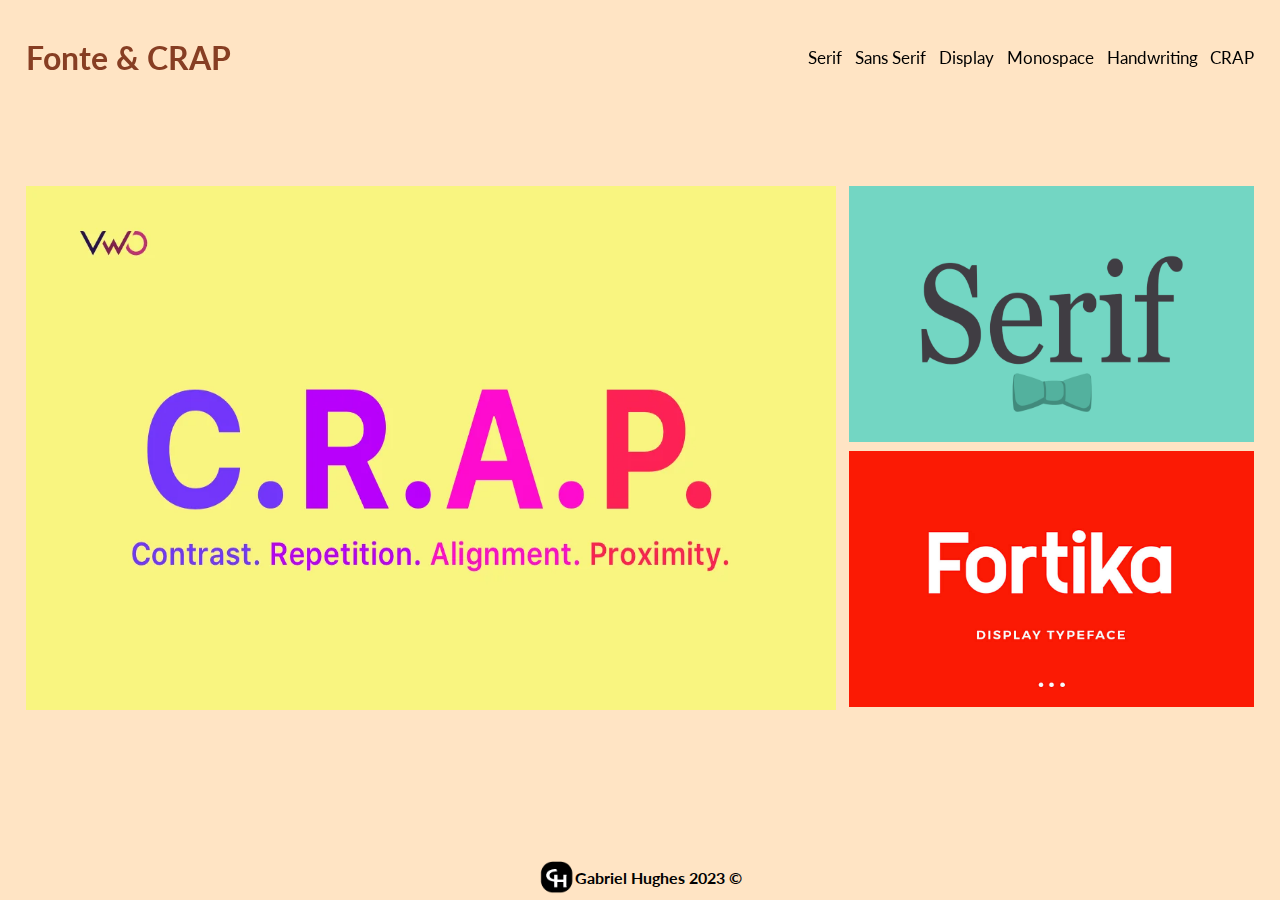
<file: index.html>
<!DOCTYPE html>
<html lang="en">
<head>
    <meta charset="UTF-8">
    <meta name="viewport" content="width=device-width, initial-scale=1.0">
    <link href="./css/style.css" rel="stylesheet">
    <link href="./css/hamburger.css" rel="stylesheet">
    <title>Fonte & CRAP</title>
</head>
<body>
        <div class="header">
            <a href="index.html" class="link"><h1 class="active-index index-title">Fonte & CRAP</h1></a>
            <div class="menu-group">
                <a href="serif.html" class="menu-item">Serif</a>
                <a href="sans-serif.html" class="menu-item">Sans Serif</a>
                <a href="display.html" class="menu-item">Display</a>
                <a href="monospace.html"  class="menu-item">Monospace</a>
                <a href="handwriting.html"class="menu-item">Handwriting</a>
                <a href="CRAP.html" class="menu-item">CRAP</a>
            </div>
            <nav role="navigation">
                <div id="menuToggle">
                    <input type="checkbox"/>
                    <span></span>
                    <span></span>
                    <span></span>
                    <ul id="menu">
                        <a href="serif.html" class="burger-item"><li>Serif</li></a>
                        <a href="sans-serif.html" class="burger-item"><li>Sans Serif</li></a>
                        <a href="display.html" class="burger-item"><li>Display</li></a>
                        <a href="monospace.html" class="burger-item"><li>Monospace</li></a>
                        <a href="handwriting.html" class="burger-item"><li>Handwriting</li></a>
                        <a href="CRAP.html" class="burger-item"><li>CRAP</li></a>
                    </ul>
                </div>
            </nav>
            
        </div>
        
        <div id="content-index" class="middle-index">  
            <div id="index-left">
                <div> 
                    <a href="CRAP.html"> <img src="images/CRAP.png" class="pic-long"></a>
                </div>
            </div>
            <div id="index-right">
                <div>
                    <a href="serif.html"> <img src="images/Serif.png" class="pic-sm"></a>
                </div>
                <div> 
                    <a href="display.html"> <img src="images/display-typeface.png" class="pic-sm"></a>
                </div>
            </div> 
        </div>
        <div class="footer">
            <img src="images/PP.png" class="logo">
            <h4>Gabriel Hughes 2023 &copy;</h4>
        </div>
    
</body>
</html>
</file>
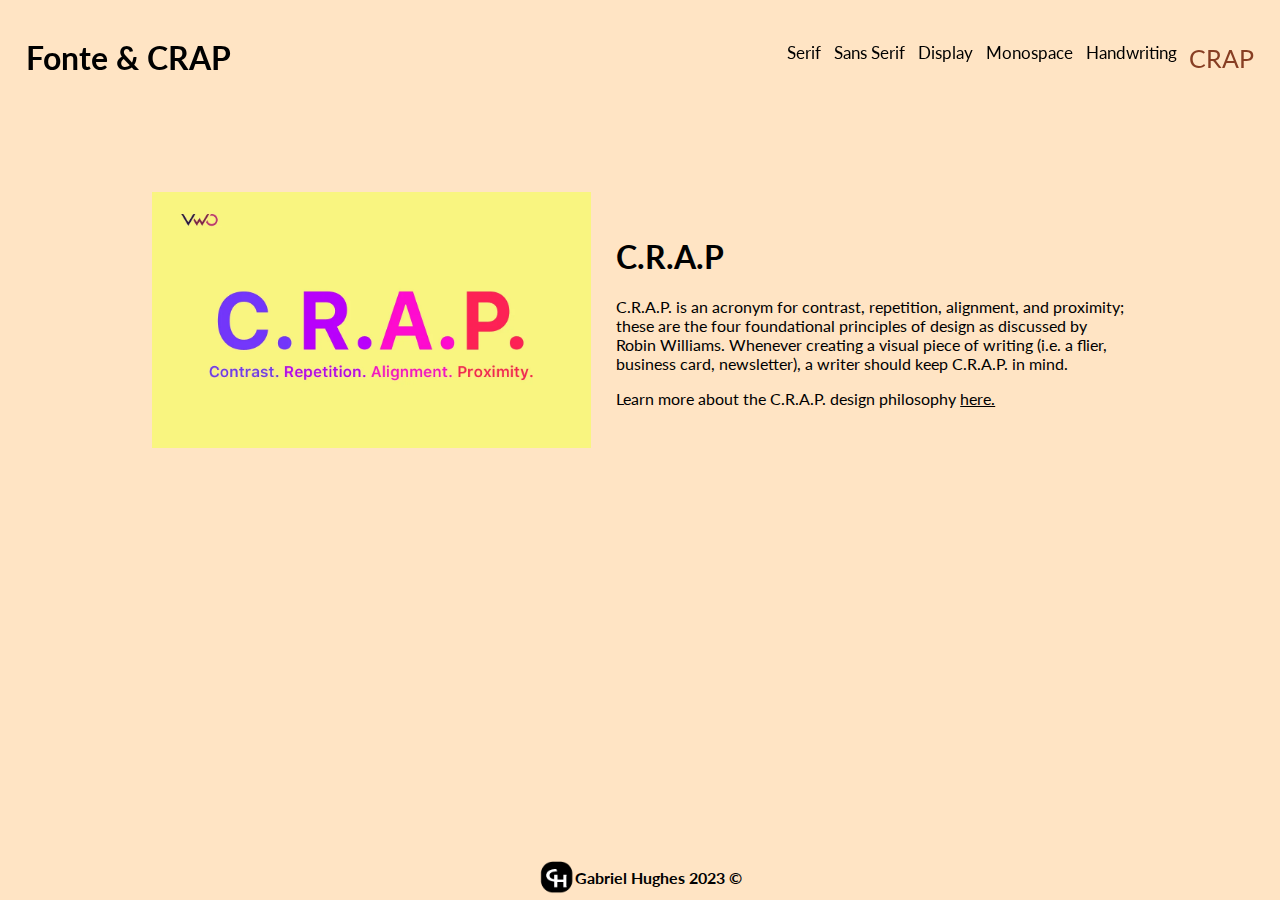
<file: CRAP.html>
<!DOCTYPE html>
<html lang="en">
<head>
    <meta charset="UTF-8">
    <meta name="viewport" content="width=device-width, initial-scale=1.0">
    <link href="./css/style.css" rel="stylesheet">
    <link href="./css/hamburger.css" rel="stylesheet">
    <title>Fonte & CRAP</title>
</head>
<body>
    <div class="header">
        <a href="index.html" class="link"><h1 class="index-title">Fonte & CRAP</h1></a>
        <div class="menu-group">
            <a href="serif.html" class="menu-item">Serif</a>
            <a href="sans-serif.html" class="menu-item">Sans Serif</a>
            <a href="display.html" class="menu-item">Display</a>
            <a href="monospace.html"  class="menu-item">Monospace</a>
            <a href="handwriting.html"class="menu-item">Handwriting</a>
            <a href="CRAP.html" class="menu-item active">CRAP</a>
        </div>

        <nav role="navigation">
            <div id="menuToggle">
                <input type="checkbox"/>
                <span></span>
                <span></span>
                <span></span>
                <ul id="menu">
                    <a href="serif.html"><li class="burger-item">Serif</li></a>
                    <a href="sans-serif.html"><li class="burger-item">Sans Serif</li></a>
                    <a href="display.html"><li class="burger-item">Display</li></a>
                    <a href="monospace.html"><li class="burger-item">Monospace</li></a>
                    <a href="handwriting.html"><li class="burger-item">Handwriting</li></a>
                    <a href="CRAP.html"><li class="burger-item active">CRAP</li></a>
                </ul>
            </div>
        </nav>
    </div>
    <div id="content-CRAP" class="content-middle">
            <img id="CRAP-pic" src="images/CRAP.png" class="pic">
            <div id="CRAP-container" class=" middle-container">
                <h1>C.R.A.P</h1>
                <p id="text-CRAP" class="text-justify"> C.R.A.P. is an acronym for contrast, repetition, alignment, and proximity; these are the four foundational principles of design as discussed by Robin Williams. Whenever creating a visual piece of writing (i.e. a flier, business card, newsletter), a writer should keep C.R.A.P. in mind.
                </p>
                <p>Learn more about the C.R.A.P. design philosophy <a href="https://lewisu.edu/writingcenter/pdf/crap-resource-revised-pub.pdf"> here.</a></p>
            </div>
    </div>
    <div class="footer">
        <img src="images/PP.png" class="logo">
        <h4>Gabriel Hughes 2023 &copy;</h4>
    </div>
    
    <script src="script.js"></script>
</body>
</html>
</file>
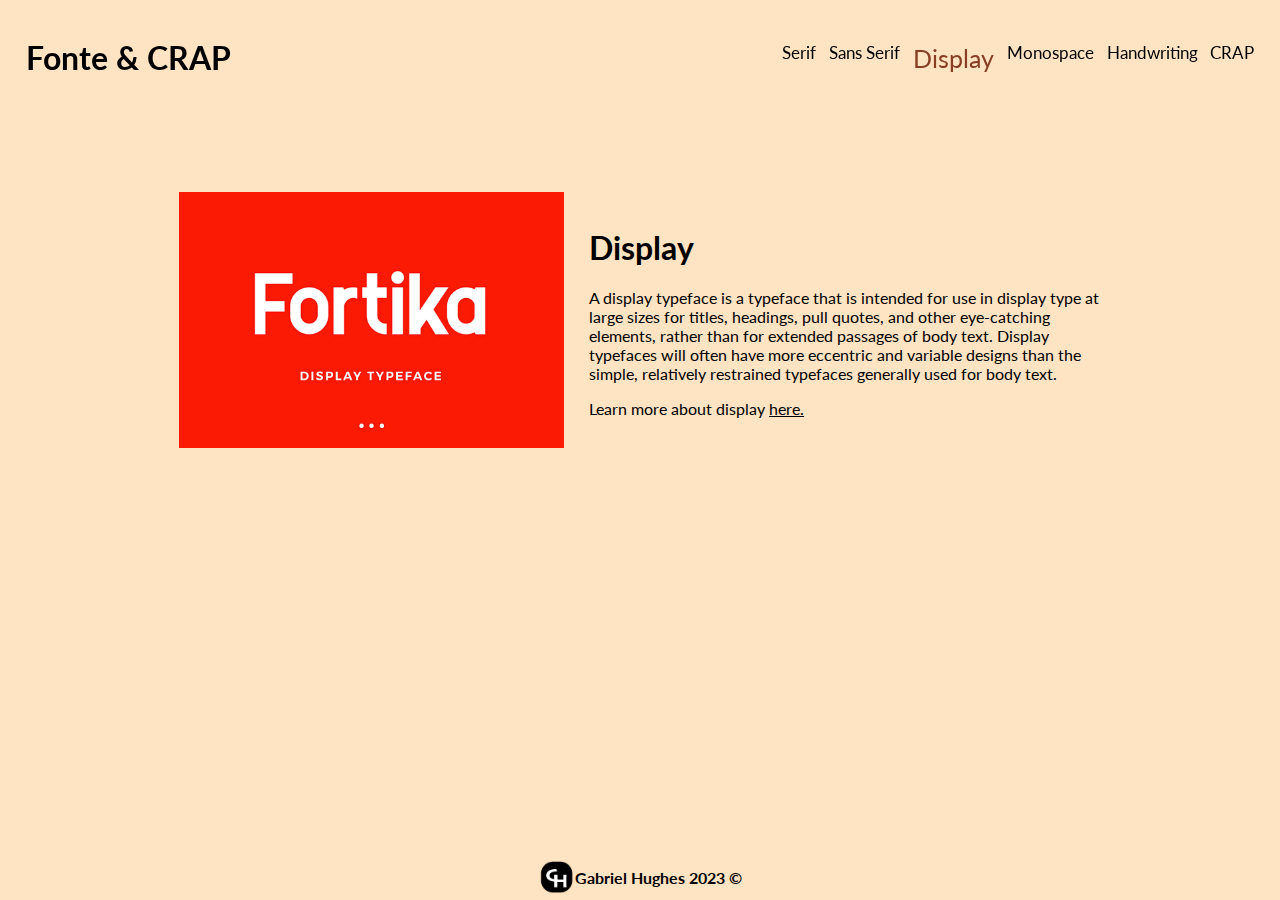
<file: display.html>
<!DOCTYPE html>
<html lang="en">
<head>
    <meta charset="UTF-8">
    <meta name="viewport" content="width=device-width, initial-scale=1.0">
    <link href="./css/style.css" rel="stylesheet">
    <link href="./css/hamburger.css" rel="stylesheet">
    <title>Fonte & CRAP</title>
</head>
<body>
    <div class="header">
        <a href="index.html" class="link"><h1 class="index-title">Fonte & CRAP</h1></a>
        <div class="menu-group">
            <a href="serif.html" class="menu-item">Serif</a>
            <a href="sans-serif.html" class="menu-item">Sans Serif</a>
            <a href="display.html" class="menu-item active">Display</a>
            <a href="monospace.html"  class="menu-item">Monospace</a>
            <a href="handwriting.html"class="menu-item">Handwriting</a>
            <a href="CRAP.html" class="menu-item">CRAP</a>
        </div>

        <nav role="navigation">
            <div id="menuToggle">
                <input type="checkbox"/>
                <span></span>
                <span></span>
                <span></span>
                <ul id="menu">
                    <a href="serif.html"><li class="burger-item">Serif</li></a>
                    <a href="sans-serif.html"><li class="burger-item">Sans Serif</li></a>
                    <a href="display.html"><li class="burger-item active">Display</li></a>
                    <a href="monospace.html"><li class="burger-item">Monospace</li></a>
                    <a href="handwriting.html"><li class="burger-item">Handwriting</li></a>
                    <a href="CRAP.html"><li class="burger-item">CRAP</li></a>
                </ul>
            </div>
        </nav>
    </div>
    <div id="content-display" class="content-middle">
            <img id="display-pic" src="images/display-typeface.png" class="pic">
            <div id="display-container" class="middle-container">
                <h1>Display</h1>
                <p id="text-display" class="text-justify">A display typeface is a typeface that is intended for use in display type at large sizes for titles, headings, pull quotes, and other eye-catching elements, rather than for extended passages of body text. Display typefaces will often have more eccentric and variable designs than the simple, relatively restrained typefaces generally used for body text.</p>
                <p>Learn more about display <a href="https://en.wikipedia.org/wiki/Display_typeface"> here.</a></p>
            </div>
    </div>
    <div class="footer">
        <img src="images/PP.png" class="logo">
        <h4>Gabriel Hughes 2023 &copy;</h4>
    </div>
    
    <script src="script.js"></script>
</body>
</html>
</file>
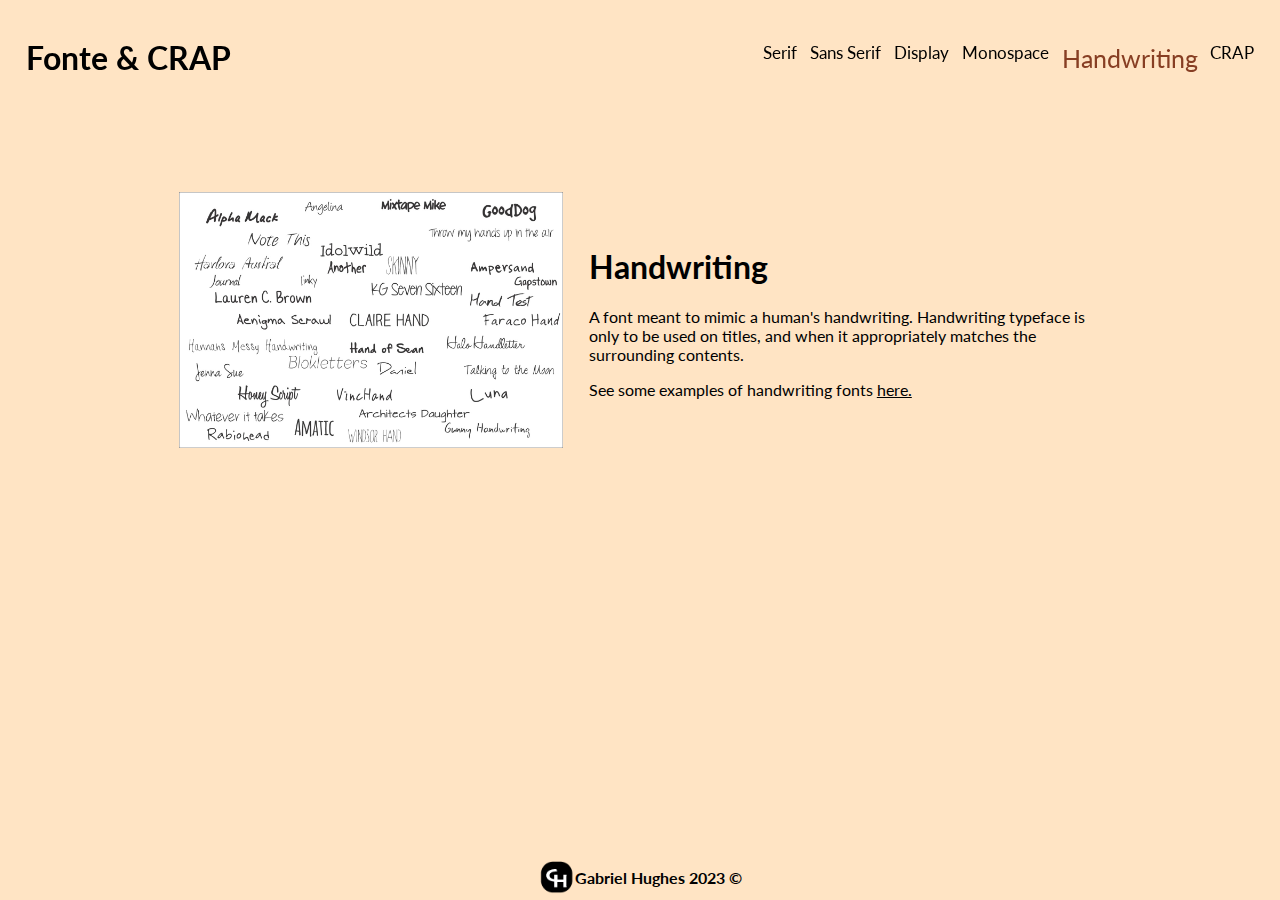
<file: handwriting.html>
<!DOCTYPE html>
<html lang="en">
<head>
    <meta charset="UTF-8">
    <meta name="viewport" content="width=device-width, initial-scale=1.0">
    <link href="./css/style.css" rel="stylesheet">
    <link href="./css/hamburger.css" rel="stylesheet">
    <title>Fonte & CRAP</title>
</head>
<body>
    <div class="header">
        <a href="index.html" class="link"><h1 class="index-title">Fonte & CRAP</h1></a>
        <div class="menu-group">
            <a href="serif.html" class="menu-item">Serif</a>
            <a href="sans-serif.html" class="menu-item">Sans Serif</a>
            <a href="display.html" class="menu-item">Display</a>
            <a href="monospace.html"  class="menu-item">Monospace</a>
            <a href="handwriting.html"class="menu-item active">Handwriting</a>
            <a href="CRAP.html" class="menu-item">CRAP</a>
        </div>

        <nav role="navigation">
            <div id="menuToggle">
                <input type="checkbox"/>
                <span></span>
                <span></span>
                <span></span>
                <ul id="menu">
                    <a href="serif.html"><li class="burger-item">Serif</li></a>
                    <a href="sans-serif.html"><li class="burger-item">Sans Serif</li></a>
                    <a href="display.html"><li class="burger-item">Display</li></a>
                    <a href="monospace.html"><li class="burger-item">Monospace</li></a>
                    <a href="handwriting.html"><li class="burger-item active">Handwriting</li></a>
                    <a href="CRAP.html"><li class="burger-item">CRAP</li></a>
                </ul>
            </div>
        </nav>
    </div>
    <div id="content-handwriting" class="content-middle">
            <img id="handwriting-pic" src="images/handwriting.png" class="pic">
            <div id="handwriting-container" class="middle-container">
                <h1>Handwriting</h1>
                <p id="text-handwriting" class="text-justify">A font meant to mimic a human's handwriting. Handwriting typeface is only to be used on titles, and when it appropriately matches the surrounding contents.
                </p>
                <p>See some examples of handwriting fonts <a href="https://www.fontspace.com/category/handwriting"> here.</a></p>
            </div>
    </div>
    <div class="footer">
        <img src="images/PP.png" class="logo">
        <h4>Gabriel Hughes 2023 &copy;</h4>
    </div>
    
    
    <script src="script.js"></script>
</body>
</html>
</file>
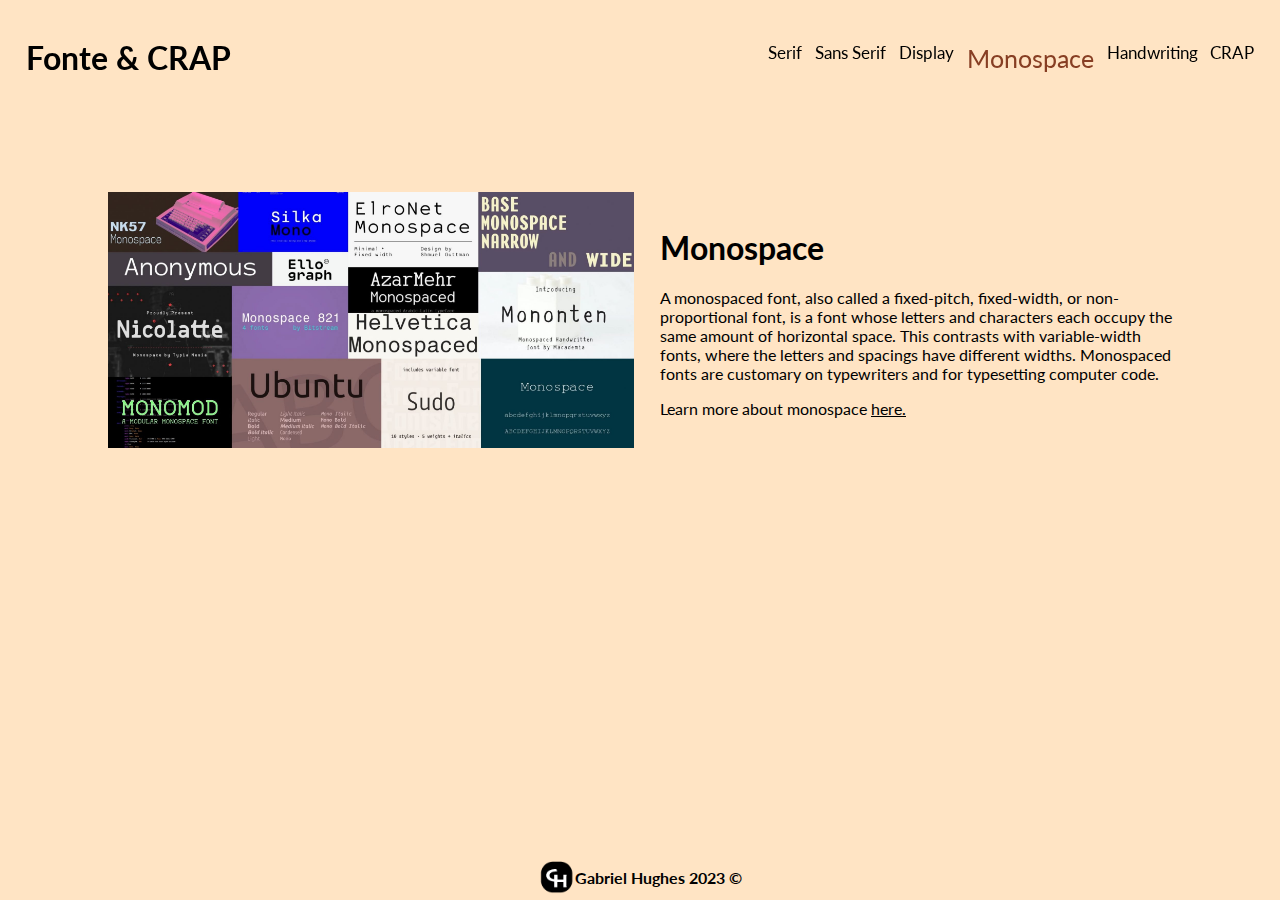
<file: monospace.html>
<!DOCTYPE html>
<html lang="en">
<head>
    <meta charset="UTF-8">
    <meta name="viewport" content="width=device-width, initial-scale=1.0">
    <link href="./css/style.css" rel="stylesheet">
    <link href="./css/hamburger.css" rel="stylesheet">
    <title>Fonte & CRAP</title>
</head>
<body>
    <div class="header">
        <a href="index.html" class="link index-title"><h1>Fonte & CRAP</h1></a>
        <div class="menu-group">
            <a href="serif.html" class="menu-item">Serif</a>
            <a href="sans-serif.html" class="menu-item">Sans Serif</a>
            <a href="display.html" class="menu-item">Display</a>
            <a href="monospace.html"  class="menu-item active">Monospace</a>
            <a href="handwriting.html"class="menu-item">Handwriting</a>
            <a href="CRAP.html" class="menu-item">CRAP</a>
        </div>

        <nav role="navigation">
            <div id="menuToggle">
                <input type="checkbox"/>
                <span></span>
                <span></span>
                <span></span>
                <ul id="menu">
                    <a href="serif.html"><li class="burger-item">Serif</li></a>
                    <a href="sans-serif.html"><li class="burger-item">Sans Serif</li></a>
                    <a href="display.html"><li class="burger-item">Display</li></a>
                    <a href="monospace.html"><li class="burger-item active">Monospace</li></a>
                    <a href="handwriting.html"><li class="burger-item">Handwriting</li></a>
                    <a href="CRAP.html"><li class="burger-item">CRAP</li></a>
                </ul>
            </div>
        </nav>
    </div>
    <div id="content-monospace" class="content-middle">
            <img id="monospace-pic" src="images/monospace.png" class="pic">
            <div id="monospace-container" class="middle-container">
                <h1>Monospace</h1>
                <p id="text-monospace">A monospaced font, also called a fixed-pitch, fixed-width, or non-proportional font, is a font whose letters and characters each occupy the same amount of horizontal space. This contrasts with variable-width fonts, where the letters and spacings have different widths. Monospaced fonts are customary on typewriters and for typesetting computer code.</p>
                <p>Learn more about monospace <a href="https://en.wikipedia.org/wiki/Monospaced_font"> here.</a></p>
            </div>
    </div>
    <div class="footer">
        <img src="images/PP.png" class="logo">
        <h4>Gabriel Hughes 2023 &copy;</h4>
    </div>
    
    <script src="script.js"></script>
</body>
</html>
</file>
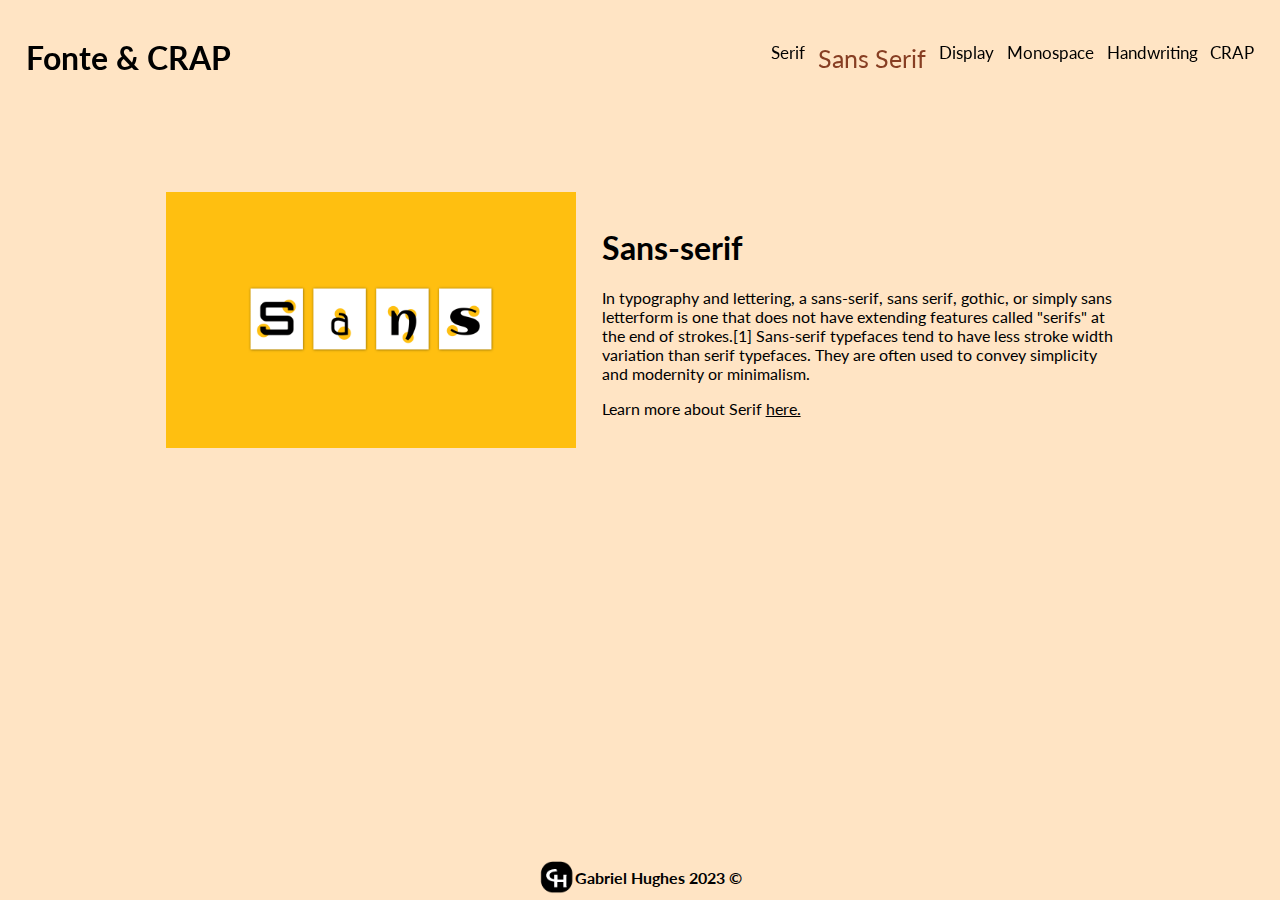
<file: sans-serif.html>
<!DOCTYPE html>
<html lang="en">
<head>
    <meta charset="UTF-8">
    <meta name="viewport" content="width=device-width, initial-scale=1.0">
    <link href="./css/style.css" rel="stylesheet">
    <link href="./css/hamburger.css" rel="stylesheet">
    <title>Fonte & CRAP</title>
</head>
<body>
    <div class="header">
        <a href="index.html" class="link"><h1 class="index-title">Fonte & CRAP</h1></a>
        <div class="menu-group">
            <a href="serif.html" class="menu-item">Serif</a>
            <a href="sans-serif.html" class="menu-item active">Sans Serif</a>
            <a href="display.html" class="menu-item">Display</a>
            <a href="monospace.html"  class="menu-item">Monospace</a>
            <a href="handwriting.html"class="menu-item">Handwriting</a>
            <a href="CRAP.html" class="menu-item">CRAP</a>
        </div>

        <nav role="navigation">
            <div id="menuToggle">
                <input type="checkbox"/>
                <span></span>
                <span></span>
                <span></span>
                <ul id="menu">
                    <a href="serif.html"><li class="burger-item">Serif</li></a>
                    <a href="sans-serif.html"><li class="burger-item active">Sans Serif</li></a>
                    <a href="display.html"><li class="burger-item">Display</li></a>
                    <a href="monospace.html"><li class="burger-item">Monospace</li></a>
                    <a href="handwriting.html"><li class="burger-item">Handwriting</li></a>
                    <a href="CRAP.html"><li class="burger-item">CRAP</li></a>
                </ul>
            </div>
        </nav>
    </div>
    <div id="content-sans" class="content-middle">
            <img id="sans-pic" src="images/sans-pic.png" class="pic">
            <div id="sans-container" class="p-3 middle-container">
                <h1>Sans-serif</h1>
                <p id="text-sans" class="text-justify">In typography and lettering, a sans-serif, sans serif, gothic, or simply sans letterform is one that does not have extending features called "serifs" at the end of strokes.[1] Sans-serif typefaces tend to have less stroke width variation than serif typefaces. They are often used to convey simplicity and modernity or minimalism.</p>
                <p>Learn more about Serif <a href="https://en.wikipedia.org/wiki/Sans-serif"> here.</a></p>
            </div>
    </div>
    <div class="footer">
        <img src="images/PP.png" class="logo">
        <h4>Gabriel Hughes 2023 &copy;</h4>
    </div>
    
    <script src="script.js"></script>
</body>
</html>
</file>
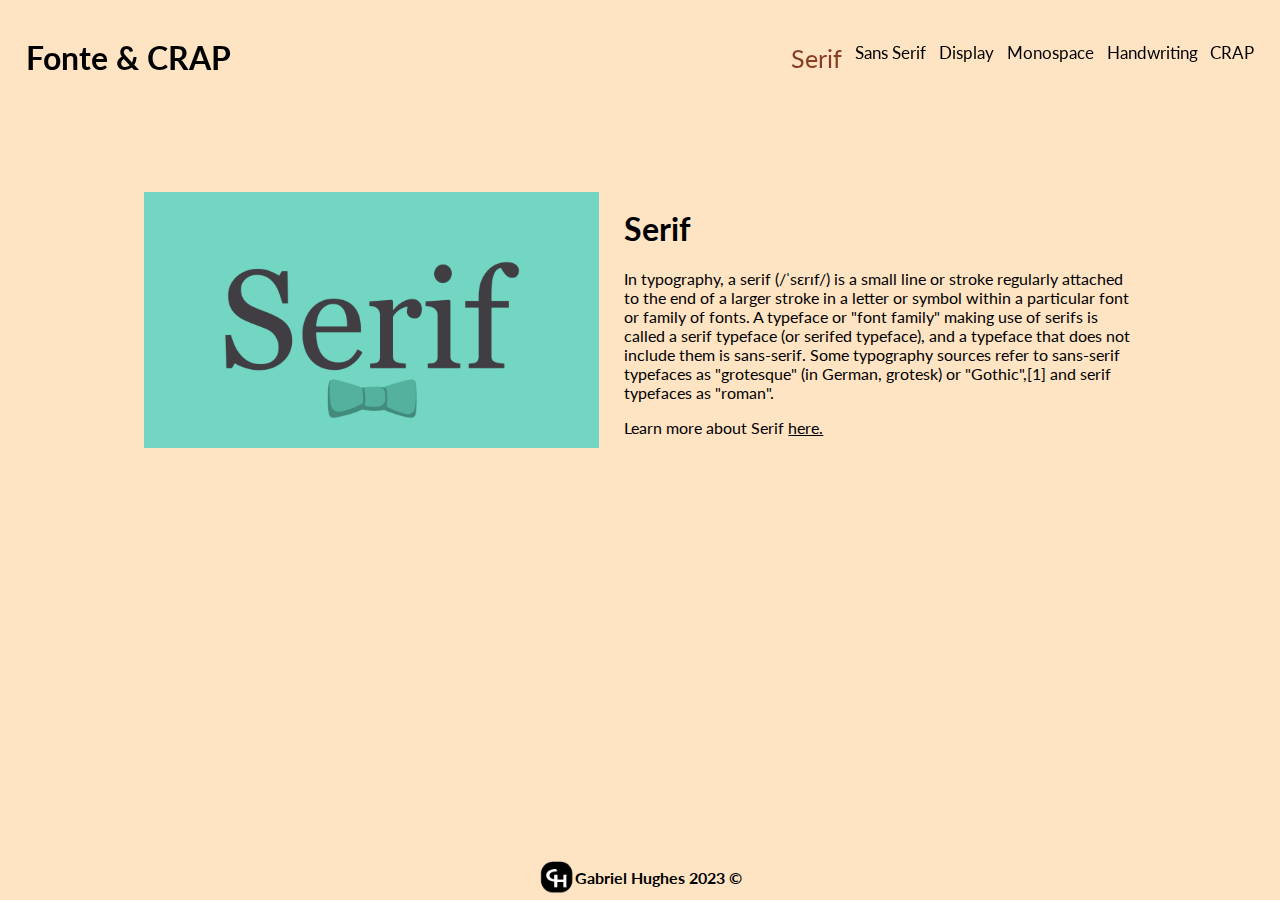
<file: serif.html>
<!DOCTYPE html>
<html lang="en">
<head>
    <meta charset="UTF-8">
    <meta name="viewport" content="width=device-width, initial-scale=1.0">
    <link href="./css/style.css" rel="stylesheet">
    <link href="./css/hamburger.css" rel="stylesheet">
    <title>Fonte & CRAP</title>
</head>
<body>
        <div class="header">
            <a href="index.html" class="link"><h1 class="index-title">Fonte & CRAP</h1></a>
            <div id="menu-group" class="menu-group">
                <a href="serif.html" class="menu-item active">Serif</a>
                <a href="sans-serif.html" class="menu-item">Sans Serif</a>
                <a href="display.html" class="menu-item">Display</a>
                <a href="monospace.html"  class="menu-item">Monospace</a>
                <a href="handwriting.html"class="menu-item">Handwriting</a>
                <a href="CRAP.html" class="menu-item">CRAP</a>
            </div>
        
            <nav role="navigation">
                <div id="menuToggle">
                    <input type="checkbox"/>
                    <span></span>
                    <span></span>
                    <span></span>
                    <ul id="menu">
                        <a href="serif.html"><li class="burger-item active">Serif</li></a>
                        <a href="sans-serif.html"><li class="burger-item">Sans Serif</li></a>
                        <a href="display.html"><li class="burger-item">Display</li></a>
                        <a href="monospace.html"><li class="burger-item">Monospace</li></a>
                        <a href="handwriting.html"><li class="burger-item">Handwriting</li></a>
                        <a href="CRAP.html"><li class="burger-item">CRAP</li></a>
                    </ul>
                </div>
            </nav>
        </div>
        <div id="content-serif" class="content-middle ">
                <img id="serif-pic" src="images/Serif.png" class="pic">
                <div id="text-serif-container" class="p-3 middle-container">
                    <h1>Serif</h1>
                    <p id="text-serif" class="page-text">In typography, a serif (/ˈsɛrɪf/) is a small line or stroke regularly attached to the end of a larger stroke in a letter or symbol within a particular font or family of fonts. A typeface or "font family" making use of serifs is called a serif typeface (or serifed typeface), and a typeface that does not include them is sans-serif. Some typography sources refer to sans-serif typefaces as "grotesque" (in German, grotesk) or "Gothic",[1] and serif typefaces as "roman".</p>
                    <p>Learn more about Serif <a href="https://en.wikipedia.org/wiki/Serif"> here.</a></p>
                </div>
        </div>
        <div class="footer">
            <img src="images/PP.png" class="logo">
            <h4>Gabriel Hughes 2023 &copy;</h4>
        </div>
    
    <script src="script.js"></script>
</body>
</html>
</file>
<file: css/style.css>
@import url('https://fonts.googleapis.com/css2?family=Cairo+Play:wght@400;600;900;1000&family=Lato:ital,wght@0,100;0,300;0,400;0,700;0,900;1,100;1,300;1,400;1,700;1,900&display=swap');

body {
    background-color: bisque;
    font-family: 'Cairo Play', sans-serif;
    font-family: 'Lato', sans-serif;
    margin: 0 0 auto;
    
}

body::-webkit-scrollbar {
    display: none;
}

a {
    color: black;
}

#content-index {
    display: flex;
    align-items: center;
    justify-content: center;
    gap: 1vw;
    margin-top: 10vw;
    margin-left: 2vw;
    margin-right: 2vw;
    margin-bottom: 2vw;
    height: 50vw;
    width: auto;
}

#index-left {
    height: 41vw;
    width: 66.6%;
    line-height: 0;
}

#index-right {
    display: flex;
    flex-flow: column;
    width: 33.3%;
    gap: .5vw;
}

.header {
    background-color: bisque;
    text-align: start;
    display: flex;
    justify-content: space-between;
    align-items: center;
    position: fixed;
    top: 0;
    width: 100%;
    height: 5vw;
    margin-left: 2vw;
    margin-top: 2vw;
}

.footer {
    background-color: bisque;
    position: fixed;
    display: flex;
    bottom: 0;
    width: 100%;
    height: 3.5vw;
    text-align: center;
    justify-content: center;
    align-items: center;

}

.logo {
    height: 75%;
    width: auto;
}

.menu-group {
    font-size: 1.3vw;
    display: flex;
    justify-content: space-between;
    gap: 1vw;
    text-align: end;
    margin-right: 4vw;
}

.menu-item {
    color: black;
    text-decoration: none;
    cursor: pointer;
}

.active,
.menu-item:hover {
    color: #873e23;
    transition: 50ms;
    transition-timing-function: ease-in-out;
    font-size: 1.5em;
}

.active-index,
.index-title:hover {
    color: #873e23;
}


.link {
    color: black;
    text-decoration: none;
}

.pic {
    height: 20vw;
    width: auto;
}

.pic-sm {
    height: 20vw;
    width: 100%;
}

.pic-long {
    height: 41vw;
    width: 100%;
}

.pic-sm:hover,
.pic-long:hover {
    box-shadow: 1vw 1vw #5F388C;
}

.middle-container {
    width: 40%;
}

.content-middle {
    display: flex;
    gap: 2vw;
    min-height: 50vw;
    min-width: auto;
    align-items: center;
    justify-content: center;

}


@media screen and (max-width:830px) {
    .menu-group {
        display: none;
    }

    .content-middle {
        flex-flow: column;
        margin-top: 30vw;
    }

    #content-index {
        flex-flow: column;
        margin-top: 30vw;
        height: 80vw;
    }

    #index-right {
        width: 66%;
        height: 100%;
    }

    .pic-sm {
        height: 30vw;
    }

    .pic {
        height: auto;
        width: 100%;
    }
    
    .middle-container {
        width: 70%;
    }
}
</file>
<file: css/hamburger.css>
#menuToggle
{
  display: block;
  position: relative;
  top: 2vw;
  left: -4vw;
  z-index: 1;
  
  -webkit-user-select: none;
  user-select: none;
}

#menuToggle a
{
  text-decoration: none;
  color: #232323;
  
  transition: color 0.3s ease;
}

#menuToggle a:hover
{
  color: #873e23;
}


#menuToggle input
{
  display: block;
  width: 40px;
  height: 32px;
  position: absolute;
  top: -7px;
  right: -5px;
  
  cursor: pointer;
  
  opacity: 0; /* hide this */
  z-index: 2; /* and place it over the hamburger */
  
  -webkit-touch-callout: none;
}

/*
 * Just a quick hamburger
 */
#menuToggle span
{
  display: block;
  width: 33px;
  height: 4px;
  margin-bottom: 5px;
  position: relative;
  
  background: #232323;
  border-radius: 3px;
  
  z-index: 1;
  
  transform-origin: 4px 0px;
  
  transition: transform 0.5s cubic-bezier(0.77,0.2,0.05,1.0),
              background 0.5s cubic-bezier(0.77,0.2,0.05,1.0),
              opacity 0.55s ease;
}

#menuToggle span:first-child
{
  transform-origin: 0% 0%;
}

#menuToggle span:nth-last-child(2)
{
  transform-origin: 0% 0% 0% 100%;
}

/* 
 * Transform all the slices of hamburger
 * into a crossmark.
 */
#menuToggle input:checked ~ span
{
  opacity: 1;
  transform: rotate(45deg) translate(-2px, -1px);
  background: #232323;
}

/*
 * But let's hide the middle one.
 */
#menuToggle input:checked ~ span:nth-last-child(3)
{
  opacity: 0;
  transform: rotate(0deg) scale(0.2, 0.2);
}

/*
 * Ohyeah and the last one should go the other direction
 */
#menuToggle input:checked ~ span:nth-last-child(2)
{
  transform: rotate(-45deg) translate(0, -1px);
}

/*
 * Make this absolute positioned
 * at the top left of the screen
 */
#menu
{
  position: absolute;
  width: 300px;
  left: -24vw;
  right: 0vw;
  margin: -100px 0 0 -50px;
  padding: 50px;
  padding-top: 125px;
  
  background: #ededed;
  list-style-type: none;
  -webkit-font-smoothing: antialiased;
  /* to stop flickering of text in safari */
  
  transform-origin: 0% 0%;
  transform: translate(100%, 0);
  
  transition: transform 0.5s cubic-bezier(0.77,0.2,0.05,1.0);
}

#menu li
{
  padding: 10px 0;
  font-size: 22px;
}

/*
 * And let's slide it in from the left
 */
#menuToggle input:checked ~ ul
{
  transform: none;
}


@media screen and (min-width: 829px) {
    nav {
        display: none;
    }

}
</file>
